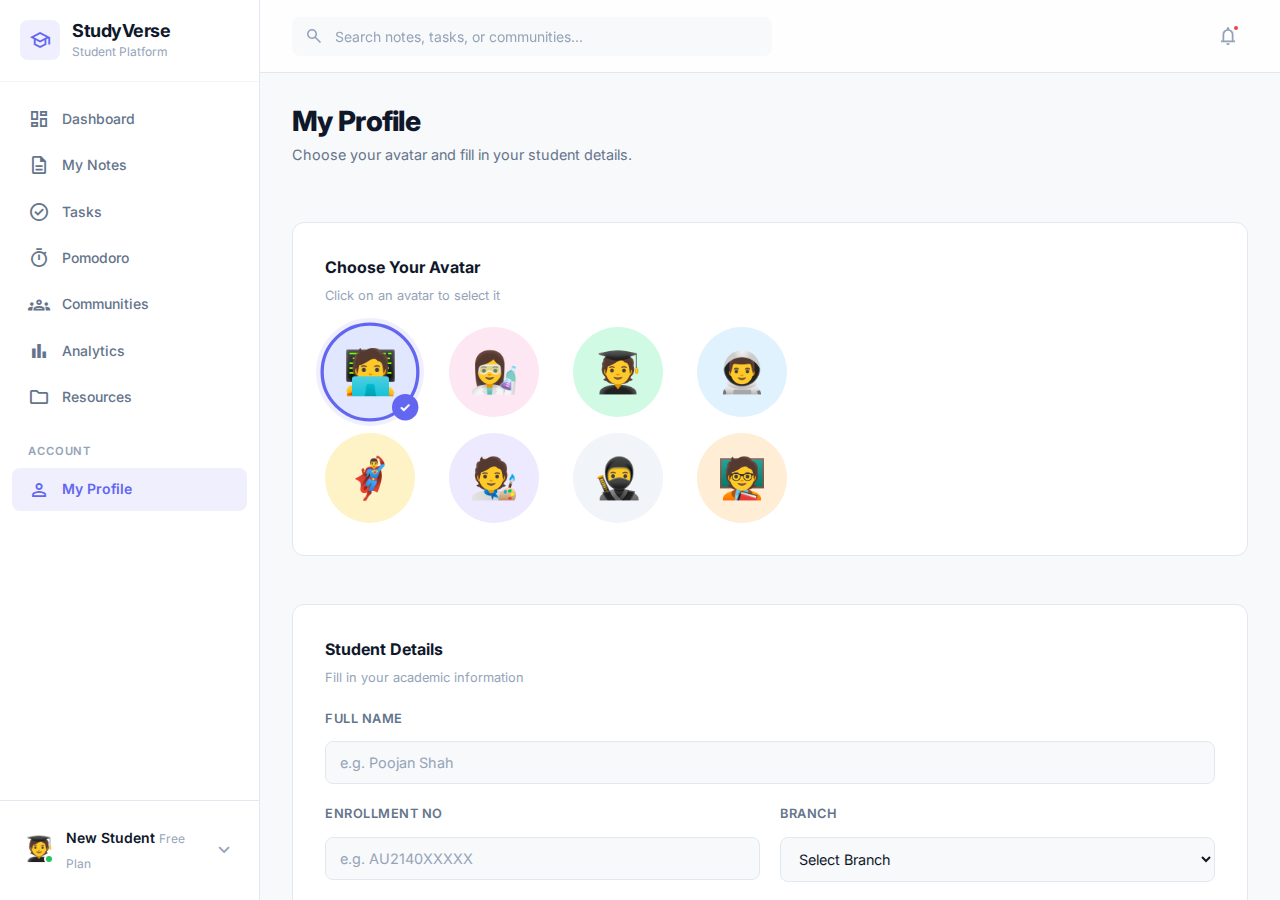
<file: profile.html>
<!DOCTYPE html>
<html lang="en">

<head>
    <meta charset="UTF-8">
    <meta name="viewport" content="width=device-width, initial-scale=1.0">
    <title>My Profile - StudyVerse</title>
    <meta name="description" content="Set up your StudyVerse student profile.">
    <link rel="preconnect" href="https://fonts.googleapis.com">
    <link rel="preconnect" href="https://fonts.gstatic.com" crossorigin>
    <link href="https://fonts.googleapis.com/css2?family=Inter:wght@300;400;500;600;700;800&display=swap"
        rel="stylesheet">
    <link href="https://fonts.googleapis.com/css2?family=Material+Symbols+Outlined:wght,FILL@100..700,0..1&display=swap"
        rel="stylesheet">
    <link rel="stylesheet" href="css/style.css">
    <link rel="stylesheet" href="css/profile.css">
</head>

<body>

    <div class="layout-dashboard">

        <!-- Sidebar (same as dashboard) -->
        <aside class="sidebar">
            <div class="sidebar-header">
                <div class="logo-icon"><span class="material-symbols-outlined">school</span></div>
                <div class="brand-info">
                    <h1>StudyVerse</h1>
                    <p>Student Platform</p>
                </div>
            </div>
            <nav class="sidebar-nav">
                <ul>
                    <li><a href="dashboard.html" class="nav-item"><span
                                class="material-symbols-outlined">dashboard</span> Dashboard</a></li>
                    <li><a href="notes.html" class="nav-item"><span class="material-symbols-outlined">description</span>
                            My Notes</a></li>
                    <li><a href="tasks.html" class="nav-item"><span
                                class="material-symbols-outlined">check_circle</span> Tasks</a></li>
                    <li><a href="pomodoro.html" class="nav-item"><span class="material-symbols-outlined">timer</span>
                            Pomodoro</a></li>
                    <li><a href="communities.html" class="nav-item"><span
                                class="material-symbols-outlined">groups</span> Communities</a></li>
                    <li><a href="analytics.html" class="nav-item"><span
                                class="material-symbols-outlined">bar_chart</span> Analytics</a></li>
                    <li><a href="resources.html" class="nav-item"><span class="material-symbols-outlined">folder</span>
                            Resources</a></li>
                </ul>
                <div class="sidebar-section-title">Account</div>
                <ul>
                    <li><a href="profile.html" class="nav-item active"><span
                                class="material-symbols-outlined">person</span> My Profile</a></li>
                </ul>
            </nav>
            <div class="sidebar-user">
                <a href="profile.html">
                    <div class="user-avatar">
                        <span id="sidebar-avatar" style="font-size: 1.5rem; line-height: 1;">🧑‍🎓</span>
                        <span class="status-dot"></span>
                    </div>
                    <div class="user-info">
                        <span class="name" id="sidebar-name">New Student</span>
                        <span class="plan">Free Plan</span>
                    </div>
                    <span class="material-symbols-outlined" style="color: var(--text-muted);">expand_more</span>
                </a>
            </div>
        </aside>

        <!-- Main Content -->
        <main class="main-content">

            <!-- Top Header -->
            <header class="top-header">
                <div class="search-bar">
                    <span class="material-symbols-outlined">search</span>
                    <input type="text" placeholder="Search notes, tasks, or communities...">
                </div>
                <div class="header-actions">
                    <button class="icon-btn">
                        <span class="material-symbols-outlined">notifications</span>
                        <span class="notif-dot"></span>
                    </button>
                </div>
            </header>

            <!-- Profile Content -->
            <div class="content-scroll">
                <div class="content-grid">

                    <div class="profile-page-header fade-in-up">
                        <h1>My Profile</h1>
                        <p>Choose your avatar and fill in your student details.</p>
                    </div>

                    <!-- Avatar Selection Card -->
                    <div class="profile-card fade-in-up fade-in-up-delay-1">
                        <div class="profile-card-title">Choose Your Avatar</div>
                        <div class="profile-card-subtitle">Click on an avatar to select it</div>
                        <div class="avatar-grid">
                            <div class="avatar-option selected" onclick="selectAvatar(this)" data-avatar="🧑‍💻"
                                style="background: #e0e7ff;">🧑‍💻</div>
                            <div class="avatar-option" onclick="selectAvatar(this)" data-avatar="👩‍🔬"
                                style="background: #fce7f3;">👩‍🔬</div>
                            <div class="avatar-option" onclick="selectAvatar(this)" data-avatar="🧑‍🎓"
                                style="background: #d1fae5;">🧑‍🎓</div>
                            <div class="avatar-option" onclick="selectAvatar(this)" data-avatar="👨‍🚀"
                                style="background: #e0f2fe;">👨‍🚀</div>
                            <div class="avatar-option" onclick="selectAvatar(this)" data-avatar="🦸‍♂️"
                                style="background: #fef3c7;">🦸‍♂️</div>
                            <div class="avatar-option" onclick="selectAvatar(this)" data-avatar="🧑‍🎨"
                                style="background: #ede9fe;">🧑‍🎨</div>
                            <div class="avatar-option" onclick="selectAvatar(this)" data-avatar="🥷"
                                style="background: #f1f5f9;">🥷</div>
                            <div class="avatar-option" onclick="selectAvatar(this)" data-avatar="🧑‍🏫"
                                style="background: #ffedd5;">🧑‍🏫</div>
                        </div>
                    </div>

                    <!-- Student Details Card -->
                    <div class="profile-card fade-in-up fade-in-up-delay-2">
                        <div class="profile-card-title">Student Details</div>
                        <div class="profile-card-subtitle">Fill in your academic information</div>

                        <div class="profile-form-grid">
                            <div class="form-group full-width">
                                <label for="fullName">Full Name</label>
                                <input class="form-input" id="fullName" type="text" placeholder="e.g. Poojan Shah">
                            </div>

                            <div class="form-group">
                                <label for="enrollmentNo">Enrollment No</label>
                                <input class="form-input" id="enrollmentNo" type="text" placeholder="e.g. AU2140XXXXX">
                            </div>

                            <div class="form-group">
                                <label for="branch">Branch</label>
                                <select id="branch" class="form-input">
                                    <option value="" disabled selected>Select Branch</option>
                                    <option value="CSE">Computer Science (CSE)</option>
                                    <option value="ICT">ICT</option>
                                    <option value="ECE">Electronics (ECE)</option>
                                    <option value="ME">Mechanical (ME)</option>
                                    <option value="CE">Civil (CE)</option>
                                    <option value="EE">Electrical (EE)</option>
                                    <option value="CHE">Chemical (CHE)</option>
                                    <option value="MBA">MBA</option>
                                </select>
                            </div>

                            <div class="form-group">
                                <label for="semester">Semester</label>
                                <select id="semester" class="form-input">
                                    <option value="" disabled selected>Select Semester</option>
                                    <option value="1">Semester 1</option>
                                    <option value="2">Semester 2</option>
                                    <option value="3">Semester 3</option>
                                    <option value="4">Semester 4</option>
                                    <option value="5">Semester 5</option>
                                    <option value="6">Semester 6</option>
                                    <option value="7">Semester 7</option>
                                    <option value="8">Semester 8</option>
                                </select>
                            </div>

                            <div class="form-group">
                                <label for="className">Class</label>
                                <select id="className" class="form-input">
                                    <option value="" disabled selected>Select Class</option>
                                    <option value="CSE-A">CSE-A</option>
                                    <option value="CSE-B">CSE-B</option>
                                    <option value="ICT-A">ICT-A</option>
                                    <option value="ICT-B">ICT-B</option>
                                    <option value="ECE">ECE</option>
                                    <option value="ME">ME</option>
                                    <option value="CE">CE</option>
                                </select>
                            </div>

                            <div class="form-group">
                                <label for="batch">Batch</label>
                                <select id="batch" class="form-input">
                                    <option value="" disabled selected>Select Batch</option>
                                    <option value="A1">A1</option>
                                    <option value="A2">A2</option>
                                    <option value="A3">A3</option>
                                    <option value="A4">A4</option>
                                    <option value="B1">B1</option>
                                    <option value="B2">B2</option>
                                    <option value="B3">B3</option>
                                    <option value="B4">B4</option>
                                </select>
                            </div>

                            <div class="form-group">
                                <label for="passoutYear">Passout Year</label>
                                <input class="form-input" id="passoutYear" type="text" placeholder="e.g. 2025">
                            </div>
                        </div>

                        <div class="profile-actions">
                            <button class="btn btn-outline" onclick="resetForm()">Reset</button>
                            <button class="btn btn-primary" onclick="saveProfile()">
                                <span class="material-symbols-outlined" style="font-size:18px">save</span>
                                Save Profile
                            </button>
                        </div>
                    </div>

                    <footer style="text-align: center; padding: 24px 0; font-size: 0.75rem; color: var(--text-muted);">
                        © 2025 StudyVerse. Empowering Students Worldwide.
                    </footer>

                </div>
            </div>
        </main>
    </div>

    <script>
        // Currently selected avatar emoji
        let selectedAvatar = '🧑‍💻';

        // Called when user clicks an avatar
        function selectAvatar(element) {
            // Remove 'selected' class from all avatars
            document.querySelectorAll('.avatar-option').forEach(function (el) {
                el.classList.remove('selected');
            });
            // Add 'selected' to the clicked avatar
            element.classList.add('selected');
            // Store which emoji was picked
            selectedAvatar = element.getAttribute('data-avatar');
        }

        // Called when 'Save Profile' button is clicked
        function saveProfile() {
            var fullName = document.getElementById('fullName').value;
            var enrollmentNo = document.getElementById('enrollmentNo').value;
            var branch = document.getElementById('branch').value;
            var semester = document.getElementById('semester').value;
            var className = document.getElementById('className').value;
            var batch = document.getElementById('batch').value;
            var passoutYear = document.getElementById('passoutYear').value;

            // Check that all fields are filled
            if (!fullName || !enrollmentNo || !branch || !semester || !className || !batch || !passoutYear) {
                alert('Please fill in all fields!');
                return;
            }

            // Save to localStorage
            var profileData = {
                avatar: selectedAvatar,
                fullName: fullName,
                enrollmentNo: enrollmentNo,
                branch: branch,
                semester: semester,
                className: className,
                batch: batch,
                passoutYear: passoutYear
            };
            localStorage.setItem('studyverse_profile', JSON.stringify(profileData));

            // Update sidebar name
            document.getElementById('sidebar-name').textContent = fullName;
            document.getElementById('sidebar-avatar').textContent = selectedAvatar;

            alert('Profile saved successfully! ✅');
        }

        // Called when 'Reset' button is clicked
        function resetForm() {
            document.getElementById('fullName').value = '';
            document.getElementById('enrollmentNo').value = '';
            document.getElementById('branch').selectedIndex = 0;
            document.getElementById('semester').selectedIndex = 0;
            document.getElementById('className').selectedIndex = 0;
            document.getElementById('batch').selectedIndex = 0;
            document.getElementById('passoutYear').value = '';
        }

        // On page load, check if profile data exists in localStorage and fill the form
        window.addEventListener('DOMContentLoaded', function () {
            var saved = localStorage.getItem('studyverse_profile');
            if (saved) {
                var data = JSON.parse(saved);
                document.getElementById('fullName').value = data.fullName || '';
                document.getElementById('enrollmentNo').value = data.enrollmentNo || '';
                document.getElementById('branch').value = data.branch || '';
                document.getElementById('semester').value = data.semester || '';
                document.getElementById('className').value = data.className || '';
                document.getElementById('batch').value = data.batch || '';
                document.getElementById('passoutYear').value = data.passoutYear || '';

                // Select the saved avatar
                selectedAvatar = data.avatar || '🧑‍💻';
                document.querySelectorAll('.avatar-option').forEach(function (el) {
                    el.classList.remove('selected');
                    if (el.getAttribute('data-avatar') === selectedAvatar) {
                        el.classList.add('selected');
                    }
                });

                // Update sidebar
                document.getElementById('sidebar-name').textContent = data.fullName;
                document.getElementById('sidebar-avatar').textContent = selectedAvatar;
            }
        });
    </script>

</body>

</html>
</file>
<file: css/profile.css>
/* ========================================
   PROFILE PAGE STYLES
   Avatar grid, profile form, and layout
   ======================================== */

/* ---------- Page Header ---------- */
.profile-page-header {
    margin-bottom: 32px;
}

.profile-page-header h1 {
    font-size: 1.75rem;
    font-weight: 800;
    margin-bottom: 4px;
}

.profile-page-header p {
    color: var(--text-secondary);
    font-size: 0.9rem;
}

/* ---------- Profile Card ---------- */
.profile-card {
    background: var(--surface);
    border: 1px solid var(--border);
    border-radius: var(--radius-lg);
    padding: 32px;
    margin-bottom: 24px;
}

.profile-card-title {
    font-size: 1rem;
    font-weight: 700;
    margin-bottom: 6px;
}

.profile-card-subtitle {
    font-size: 0.8rem;
    color: var(--text-muted);
    margin-bottom: 20px;
}

/* ---------- Avatar Grid ---------- */
.avatar-grid {
    display: grid;
    grid-template-columns: repeat(4, 1fr);
    gap: 16px;
    max-width: 480px;
}

.avatar-option {
    width: 90px;
    height: 90px;
    border-radius: 50%;
    border: 3px solid transparent;
    cursor: pointer;
    display: flex;
    align-items: center;
    justify-content: center;
    font-size: 2.5rem;
    transition: all 0.25s var(--ease);
    position: relative;
    background: var(--bg);
}

.avatar-option:hover {
    transform: scale(1.1);
    border-color: var(--border);
    box-shadow: var(--shadow-md);
}

.avatar-option.selected {
    border-color: var(--primary);
    box-shadow: 0 0 0 4px var(--primary-light);
    transform: scale(1.1);
}

.avatar-option.selected::after {
    content: '✓';
    position: absolute;
    bottom: -2px;
    right: -2px;
    width: 24px;
    height: 24px;
    background: var(--primary);
    color: #fff;
    border-radius: 50%;
    font-size: 0.75rem;
    display: flex;
    align-items: center;
    justify-content: center;
    font-weight: 700;
}

/* ---------- Form Grid ---------- */
.profile-form-grid {
    display: grid;
    grid-template-columns: 1fr 1fr;
    gap: 20px;
}

.profile-form-grid .form-group {
    display: flex;
    flex-direction: column;
}

.profile-form-grid .full-width {
    grid-column: 1 / -1;
}

.profile-form-grid label {
    font-size: 0.8rem;
    font-weight: 600;
    color: var(--text-secondary);
    margin-bottom: 6px;
    text-transform: uppercase;
    letter-spacing: 0.5px;
}

.profile-form-grid .form-input,
.profile-form-grid select {
    padding: 12px 14px;
    border: 1px solid var(--border);
    border-radius: var(--radius);
    font-size: 0.9rem;
    font-family: 'Inter', sans-serif;
    background: var(--bg);
    color: var(--text);
    transition: border-color 0.2s;
    outline: none;
}

.profile-form-grid .form-input:focus,
.profile-form-grid select:focus {
    border-color: var(--primary);
    box-shadow: 0 0 0 3px var(--primary-light);
}

/* ---------- Save Button ---------- */
.profile-actions {
    display: flex;
    justify-content: flex-end;
    gap: 12px;
    margin-top: 28px;
}

/* ---------- Responsive ---------- */
@media (max-width: 768px) {
    .avatar-grid {
        grid-template-columns: repeat(4, 1fr);
        gap: 12px;
    }

    .avatar-option {
        width: 70px;
        height: 70px;
        font-size: 2rem;
    }

    .profile-form-grid {
        grid-template-columns: 1fr;
    }
}

@media (max-width: 480px) {
    .avatar-grid {
        grid-template-columns: repeat(3, 1fr);
    }
}
</file>
<file: css/style.css>
/* ===========================
   StudyVerse - Global Styles
   Pure HTML/CSS — No Tailwind
   =========================== */

/* ---------- Reset & Base ---------- */
*,
*::before,
*::after {
    margin: 0;
    padding: 0;
    box-sizing: border-box;
}

:root {
    /* Colors */
    --primary: #6366f1;
    --primary-hover: #4f46e5;
    --primary-light: rgba(99, 102, 241, 0.1);
    --primary-glow: rgba(99, 102, 241, 0.25);

    --bg: #f8f9fb;
    --bg-white: #ffffff;
    --surface: #ffffff;
    --surface-hover: #f1f5f9;

    --border: #e2e8f0;
    --border-light: #f1f5f9;

    --text: #0f172a;
    --text-secondary: #64748b;
    --text-muted: #94a3b8;

    --red: #ef4444;
    --red-light: #fef2f2;
    --orange: #f97316;
    --orange-light: #fff7ed;
    --green: #22c55e;
    --green-light: #f0fdf4;
    --cyan: #06b6d4;
    --cyan-light: #ecfeff;
    --pink: #ec4899;
    --pink-light: #fdf2f8;
    --purple: #a855f7;
    --purple-light: #faf5ff;
    --indigo-light: #eef2ff;

    /* Spacing */
    --radius-sm: 6px;
    --radius: 8px;
    --radius-lg: 12px;
    --radius-xl: 16px;
    --radius-full: 9999px;

    /* Shadows */
    --shadow-sm: 0 1px 2px rgba(0, 0, 0, 0.04);
    --shadow: 0 1px 3px rgba(0, 0, 0, 0.06), 0 1px 2px rgba(0, 0, 0, 0.04);
    --shadow-md: 0 4px 6px -1px rgba(0, 0, 0, 0.07), 0 2px 4px -2px rgba(0, 0, 0, 0.05);
    --shadow-lg: 0 10px 15px -3px rgba(0, 0, 0, 0.08), 0 4px 6px -4px rgba(0, 0, 0, 0.04);

    /* Transitions */
    --ease: cubic-bezier(0.4, 0, 0.2, 1);
}

html {
    scroll-behavior: smooth;
}

body {
    font-family: 'Inter', -apple-system, BlinkMacSystemFont, 'Segoe UI', sans-serif;
    background: var(--bg);
    color: var(--text);
    line-height: 1.6;
    -webkit-font-smoothing: antialiased;
    -moz-osx-font-smoothing: grayscale;
}

a {
    text-decoration: none;
    color: inherit;
}

ul,
ol {
    list-style: none;
}

img {
    max-width: 100%;
    display: block;
}

button,
input,
select,
textarea {
    font-family: inherit;
    font-size: inherit;
    border: none;
    outline: none;
    background: none;
}

button {
    cursor: pointer;
}

/* ---------- Utility Classes ---------- */
.container {
    max-width: 1200px;
    margin: 0 auto;
    padding: 0 24px;
}

.flex {
    display: flex;
}

.flex-col {
    flex-direction: column;
}

.items-center {
    align-items: center;
}

.justify-between {
    justify-content: space-between;
}

.justify-center {
    justify-content: center;
}

.gap-4 {
    gap: 16px;
}

.gap-6 {
    gap: 24px;
}

.gap-8 {
    gap: 32px;
}

.text-center {
    text-align: center;
}

.truncate {
    overflow: hidden;
    text-overflow: ellipsis;
    white-space: nowrap;
}

/* ---------- Typography ---------- */
h1,
h2,
h3,
h4,
h5,
h6 {
    font-weight: 700;
    line-height: 1.2;
    color: var(--text);
}

h1 {
    font-size: 2.5rem;
    letter-spacing: -0.025em;
}

h2 {
    font-size: 1.875rem;
    letter-spacing: -0.02em;
}

h3 {
    font-size: 1.25rem;
}

h4 {
    font-size: 1rem;
}

.subtitle {
    color: var(--text-secondary);
    font-size: 1.125rem;
    line-height: 1.7;
}

.text-sm {
    font-size: 0.875rem;
}

.text-xs {
    font-size: 0.75rem;
}

/* ---------- Buttons ---------- */
.btn {
    display: inline-flex;
    align-items: center;
    justify-content: center;
    gap: 8px;
    padding: 10px 24px;
    border-radius: var(--radius-lg);
    font-weight: 600;
    font-size: 0.875rem;
    transition: all 0.25s var(--ease);
    white-space: nowrap;
}

.btn-primary {
    background: var(--primary);
    color: #fff;
    box-shadow: 0 4px 14px var(--primary-glow);
}

.btn-primary:hover {
    background: var(--primary-hover);
    transform: translateY(-2px);
    box-shadow: 0 6px 20px var(--primary-glow);
}

.btn-primary:active {
    transform: translateY(0);
}

.btn-outline {
    background: transparent;
    color: var(--text);
    border: 1px solid var(--border);
}

.btn-outline:hover {
    background: var(--surface-hover);
    border-color: var(--text-muted);
}

.btn-ghost {
    background: transparent;
    color: var(--text-secondary);
}

.btn-ghost:hover {
    background: var(--surface-hover);
    color: var(--text);
}

.btn-lg {
    padding: 14px 32px;
    font-size: 1rem;
    border-radius: var(--radius-xl);
}

/* ---------- Cards ---------- */
.card {
    background: var(--surface);
    border: 1px solid var(--border);
    border-radius: var(--radius-lg);
    padding: 24px;
    transition: all 0.3s var(--ease);
}

.card:hover {
    box-shadow: var(--shadow-md);
    transform: translateY(-2px);
}

/* ---------- Forms ---------- */
.form-group {
    display: flex;
    flex-direction: column;
    gap: 6px;
}

.form-group label {
    font-size: 0.875rem;
    font-weight: 500;
    color: var(--text-secondary);
}

.form-input {
    width: 100%;
    padding: 12px 16px;
    border: 1px solid var(--border);
    border-radius: var(--radius);
    background: var(--bg-white);
    color: var(--text);
    font-size: 0.875rem;
    transition: all 0.2s var(--ease);
}

.form-input::placeholder {
    color: var(--text-muted);
}

.form-input:focus {
    border-color: var(--primary);
    box-shadow: 0 0 0 3px var(--primary-light);
}

/* ---------- Badge ---------- */
.badge {
    display: inline-flex;
    align-items: center;
    padding: 4px 10px;
    border-radius: var(--radius-full);
    font-size: 0.75rem;
    font-weight: 600;
}

.badge-red {
    background: var(--red-light);
    color: var(--red);
}

.badge-orange {
    background: var(--orange-light);
    color: var(--orange);
}

.badge-green {
    background: var(--green-light);
    color: var(--green);
}

/* ---------- Avatar ---------- */
.avatar {
    width: 40px;
    height: 40px;
    border-radius: 50%;
    object-fit: cover;
    border: 2px solid var(--bg);
}

.avatar-sm {
    width: 32px;
    height: 32px;
}

.avatar-stack {
    display: flex;
}

.avatar-stack .avatar {
    margin-left: -10px;
}

.avatar-stack .avatar:first-child {
    margin-left: 0;
}

/* ---------- Material Icons ---------- */
.material-symbols-outlined {
    font-size: 22px;
    vertical-align: middle;
}

/* ========================
   NAVBAR
   ======================== */
.navbar {
    position: sticky;
    top: 0;
    z-index: 100;
    display: flex;
    align-items: center;
    justify-content: space-between;
    padding: 16px 24px;
    background: rgba(255, 255, 255, 0.85);
    backdrop-filter: blur(12px);
    -webkit-backdrop-filter: blur(12px);
    border-bottom: 1px solid var(--border);
}

.navbar-brand {
    display: flex;
    align-items: center;
    gap: 10px;
}

.navbar-brand .logo-icon {
    width: 36px;
    height: 36px;
    background: var(--primary-light);
    color: var(--primary);
    display: flex;
    align-items: center;
    justify-content: center;
    border-radius: var(--radius);
}

.navbar-brand h2 {
    font-size: 1.25rem;
    font-weight: 700;
}

.navbar-links {
    display: flex;
    align-items: center;
    gap: 32px;
}

.navbar-links a {
    font-size: 0.875rem;
    font-weight: 500;
    color: var(--text-secondary);
    transition: color 0.2s var(--ease);
}

.navbar-links a:hover {
    color: var(--primary);
}

.navbar-actions {
    display: flex;
    align-items: center;
    gap: 12px;
}

.navbar-menu-btn {
    display: none;
    color: var(--text);
}

/* ========================
   SIDEBAR (Dashboard pages)
   ======================== */
.layout-dashboard {
    display: flex;
    height: 100vh;
    overflow: hidden;
}

.sidebar {
    width: 260px;
    background: var(--bg-white);
    border-right: 1px solid var(--border);
    display: flex;
    flex-direction: column;
    flex-shrink: 0;
}

.sidebar-header {
    display: flex;
    align-items: center;
    gap: 12px;
    padding: 20px 20px;
    border-bottom: 1px solid var(--border-light);
}

.sidebar-header .logo-icon {
    width: 40px;
    height: 40px;
    background: var(--primary-light);
    color: var(--primary);
    display: flex;
    align-items: center;
    justify-content: center;
    border-radius: var(--radius);
    flex-shrink: 0;
}

.sidebar-header .brand-info h1 {
    font-size: 1.125rem;
    font-weight: 700;
}

.sidebar-header .brand-info p {
    font-size: 0.75rem;
    color: var(--text-muted);
}

.sidebar-nav {
    flex: 1;
    overflow-y: auto;
    padding: 16px 12px;
}

.sidebar-nav ul {
    display: flex;
    flex-direction: column;
    gap: 4px;
}

.nav-item {
    display: flex;
    align-items: center;
    gap: 12px;
    padding: 10px 16px;
    border-radius: var(--radius);
    font-size: 0.875rem;
    font-weight: 500;
    color: var(--text-secondary);
    transition: all 0.2s var(--ease);
    position: relative;
}

.nav-item:hover {
    background: var(--surface-hover);
    color: var(--text);
}

.nav-item.active {
    background: var(--primary-light);
    color: var(--primary);
    font-weight: 600;
}

.nav-item .nav-badge {
    margin-left: auto;
    width: 22px;
    height: 22px;
    border-radius: 50%;
    background: var(--primary-light);
    color: var(--primary);
    font-size: 0.7rem;
    font-weight: 700;
    display: flex;
    align-items: center;
    justify-content: center;
}

.sidebar-section-title {
    font-size: 0.7rem;
    font-weight: 600;
    text-transform: uppercase;
    letter-spacing: 0.08em;
    color: var(--text-muted);
    padding: 24px 16px 8px;
}

.sidebar-fav-item {
    display: flex;
    align-items: center;
    gap: 10px;
    padding: 8px 16px;
    font-size: 0.875rem;
    color: var(--text-muted);
    transition: color 0.2s var(--ease);
}

.sidebar-fav-item:hover {
    color: var(--text);
}

.sidebar-fav-item .dot {
    width: 8px;
    height: 8px;
    border-radius: 50%;
    flex-shrink: 0;
}

.sidebar-user {
    border-top: 1px solid var(--border);
    padding: 16px;
}

.sidebar-user a {
    display: flex;
    align-items: center;
    gap: 12px;
    padding: 8px;
    border-radius: var(--radius);
    transition: background 0.2s var(--ease);
}

.sidebar-user a:hover {
    background: var(--surface-hover);
}

.sidebar-user .user-avatar {
    position: relative;
}

.sidebar-user .user-avatar img {
    width: 40px;
    height: 40px;
    border-radius: 50%;
    object-fit: cover;
}

.sidebar-user .user-avatar .status-dot {
    position: absolute;
    bottom: 0;
    right: 0;
    width: 10px;
    height: 10px;
    border-radius: 50%;
    background: var(--green);
    border: 2px solid var(--bg-white);
}

.sidebar-user .user-info {
    flex: 1;
    min-width: 0;
}

.sidebar-user .user-info .name {
    font-size: 0.875rem;
    font-weight: 600;
    color: var(--text);
}

.sidebar-user .user-info .plan {
    font-size: 0.75rem;
    color: var(--text-muted);
}

/* ========================
   MAIN CONTENT AREA
   ======================== */
.main-content {
    flex: 1;
    display: flex;
    flex-direction: column;
    overflow: hidden;
    background: var(--bg);
}

.top-header {
    display: flex;
    align-items: center;
    justify-content: space-between;
    gap: 16px;
    padding: 16px 32px;
    background: rgba(255, 255, 255, 0.8);
    backdrop-filter: blur(12px);
    border-bottom: 1px solid var(--border);
    flex-shrink: 0;
}

.search-bar {
    position: relative;
    flex: 1;
    max-width: 480px;
}

.search-bar .material-symbols-outlined {
    position: absolute;
    left: 12px;
    top: 50%;
    transform: translateY(-50%);
    color: var(--text-muted);
    font-size: 20px;
    transition: color 0.2s var(--ease);
}

.search-bar input {
    width: 100%;
    padding: 10px 16px 10px 42px;
    background: var(--bg);
    border: 1px solid transparent;
    border-radius: var(--radius);
    font-size: 0.875rem;
    color: var(--text);
    transition: all 0.2s var(--ease);
}

.search-bar input::placeholder {
    color: var(--text-muted);
}

.search-bar input:focus {
    background: var(--bg-white);
    border-color: var(--primary);
    box-shadow: 0 0 0 3px var(--primary-light);
}

.search-bar input:focus+.material-symbols-outlined,
.search-bar input:focus~.material-symbols-outlined {
    color: var(--primary);
}

.header-actions {
    display: flex;
    align-items: center;
    gap: 8px;
}

.icon-btn {
    width: 40px;
    height: 40px;
    display: flex;
    align-items: center;
    justify-content: center;
    border-radius: var(--radius);
    color: var(--text-muted);
    transition: all 0.2s var(--ease);
    position: relative;
}

.icon-btn:hover {
    background: var(--surface-hover);
    color: var(--text);
}

.icon-btn .notif-dot {
    position: absolute;
    top: 8px;
    right: 8px;
    width: 8px;
    height: 8px;
    border-radius: 50%;
    background: var(--red);
    border: 2px solid var(--bg-white);
}

.content-scroll {
    flex: 1;
    overflow-y: auto;
    padding: 32px;
}

.content-grid {
    max-width: 1200px;
    margin: 0 auto;
    display: flex;
    flex-direction: column;
    gap: 24px;
}

/* ========================
   HERO SECTION (Landing)
   ======================== */
.hero {
    display: flex;
    align-items: center;
    gap: 48px;
    padding: 80px 0;
}

.hero-content {
    flex: 1;
}

.hero-content h1 {
    font-size: 3.25rem;
    font-weight: 800;
    line-height: 1.1;
    margin-bottom: 20px;
    letter-spacing: -0.03em;
}

.hero-content h1 .accent {
    color: var(--primary);
}

.hero-content .subtitle {
    margin-bottom: 32px;
    max-width: 520px;
}

.hero-buttons {
    display: flex;
    gap: 12px;
    margin-bottom: 24px;
}

.hero-social-proof {
    display: flex;
    align-items: center;
    gap: 12px;
}

.hero-social-proof p {
    font-size: 0.875rem;
    color: var(--text-muted);
}

.hero-image {
    flex: 1;
    max-width: 500px;
}

.hero-image-card {
    border-radius: var(--radius-xl);
    overflow: hidden;
    border: 1px solid var(--border);
    box-shadow: var(--shadow-lg);
    position: relative;
    aspect-ratio: 4 / 3;
    background: var(--bg);
}

.hero-image-card img {
    width: 100%;
    height: 100%;
    object-fit: cover;
    transition: transform 0.7s var(--ease);
}

.hero-image-card:hover img {
    transform: scale(1.05);
}

.hero-float-card {
    position: absolute;
    bottom: 16px;
    left: 16px;
    right: 16px;
    background: rgba(255, 255, 255, 0.95);
    backdrop-filter: blur(8px);
    border-radius: var(--radius);
    padding: 14px 16px;
    display: flex;
    align-items: center;
    justify-content: space-between;
    box-shadow: var(--shadow);
    z-index: 2;
}

.hero-float-card .float-left {
    display: flex;
    align-items: center;
    gap: 12px;
}

.hero-float-card .float-icon {
    width: 36px;
    height: 36px;
    background: var(--primary-light);
    color: var(--primary);
    display: flex;
    align-items: center;
    justify-content: center;
    border-radius: var(--radius-sm);
}

.hero-float-card .float-label {
    font-weight: 600;
    font-size: 0.875rem;
}

.hero-float-card .float-sub {
    font-size: 0.75rem;
    color: var(--text-muted);
}

.hero-float-card .progress-bar {
    width: 64px;
    height: 6px;
    background: var(--border);
    border-radius: 3px;
    overflow: hidden;
}

.hero-float-card .progress-bar .fill {
    height: 100%;
    width: 66%;
    background: var(--primary);
    border-radius: 3px;
}

/* ---------- Live Stats ---------- */
.live-stats {
    background: var(--bg-white);
    border-top: 1px solid var(--border);
    border-bottom: 1px solid var(--border);
    padding: 14px 0;
}

.live-stats-inner {
    display: flex;
    align-items: center;
    justify-content: center;
    gap: 32px;
    flex-wrap: wrap;
}

.live-stat {
    display: flex;
    align-items: center;
    gap: 8px;
    font-size: 0.875rem;
    color: var(--text-secondary);
}

.live-stat strong {
    color: var(--text);
}

.live-dot-wrapper {
    position: relative;
    width: 10px;
    height: 10px;
}

.live-dot {
    width: 10px;
    height: 10px;
    border-radius: 50%;
    background: var(--green);
}

.live-dot-ping {
    position: absolute;
    inset: 0;
    border-radius: 50%;
    background: var(--green);
    animation: ping 1.5s cubic-bezier(0, 0, 0.2, 1) infinite;
}

@keyframes ping {

    75%,
    100% {
        transform: scale(2);
        opacity: 0;
    }
}

.stat-dot {
    width: 4px;
    height: 4px;
    border-radius: 50%;
    background: var(--border);
}

/* ---------- Features Section ---------- */
.features-section {
    padding: 80px 0;
}

.section-header {
    margin-bottom: 48px;
}

.section-header h2 {
    font-size: 2rem;
    font-weight: 800;
    margin-bottom: 12px;
}

.section-header p {
    color: var(--text-secondary);
    font-size: 1.1rem;
    max-width: 600px;
}

.features-grid {
    display: grid;
    grid-template-columns: repeat(3, 1fr);
    gap: 24px;
}

.feature-card {
    display: flex;
    flex-direction: column;
    gap: 16px;
}

.feature-card .feature-icon {
    width: 48px;
    height: 48px;
    border-radius: var(--radius);
    display: flex;
    align-items: center;
    justify-content: center;
    font-size: 26px;
    transition: all 0.3s var(--ease);
}

.feature-card:hover .feature-icon {
    color: #fff !important;
}

.feature-card:hover .icon-indigo {
    background: var(--primary) !important;
}

.feature-card:hover .icon-purple {
    background: var(--purple) !important;
}

.feature-card:hover .icon-pink {
    background: var(--pink) !important;
}

.icon-indigo {
    background: var(--indigo-light);
    color: var(--primary);
}

.icon-purple {
    background: var(--purple-light);
    color: var(--purple);
}

.icon-pink {
    background: var(--pink-light);
    color: var(--pink);
}

.feature-card h3 {
    font-size: 1.125rem;
    font-weight: 700;
}

.feature-card p {
    font-size: 0.875rem;
    color: var(--text-secondary);
    line-height: 1.6;
}

/* ---------- Gallery Section ---------- */
.gallery-section {
    padding: 60px 0;
}

.gallery-grid {
    display: grid;
    grid-template-columns: 2fr 1fr 1fr;
    grid-auto-rows: 200px;
    gap: 16px;
}

.gallery-item {
    border-radius: var(--radius-lg);
    overflow: hidden;
    position: relative;
    background-size: cover;
    background-position: center;
    background-repeat: no-repeat;
}

.gallery-item-large {
    grid-row: span 2;
}

.gallery-item .overlay {
    position: absolute;
    inset: 0;
    background: rgba(0, 0, 0, 0.35);
    opacity: 0;
    display: flex;
    align-items: center;
    justify-content: center;
    transition: opacity 0.3s var(--ease);
}

.gallery-item:hover .overlay {
    opacity: 1;
}

.gallery-item .overlay span {
    color: #fff;
    font-weight: 700;
    font-size: 1.1rem;
}

.gallery-item .gallery-label {
    position: absolute;
    bottom: 10px;
    left: 10px;
    background: rgba(0, 0, 0, 0.5);
    backdrop-filter: blur(4px);
    color: #fff;
    font-size: 0.75rem;
    padding: 4px 10px;
    border-radius: var(--radius-sm);
}

.gallery-item .gallery-label-accent {
    background: var(--primary);
    font-weight: 700;
}

/* ========================
   FOOTER
   ======================== */
.footer {
    border-top: 1px solid var(--border);
    padding: 60px 0 0;
    background: var(--bg-white);
}

.footer-grid {
    display: flex;
    justify-content: space-between;
    gap: 48px;
    flex-wrap: wrap;
}

.footer-brand {
    max-width: 300px;
}

.footer-brand .brand-row {
    display: flex;
    align-items: center;
    gap: 8px;
    margin-bottom: 12px;
}

.footer-brand .brand-row .logo-icon {
    width: 28px;
    height: 28px;
    background: var(--primary-light);
    color: var(--primary);
    display: flex;
    align-items: center;
    justify-content: center;
    border-radius: 6px;
}

.footer-brand .brand-row span {
    font-size: 1.1rem;
    font-weight: 700;
}

.footer-brand p {
    font-size: 0.875rem;
    color: var(--text-secondary);
    line-height: 1.7;
}

.footer-links {
    display: flex;
    gap: 56px;
}

.footer-col h4 {
    font-weight: 700;
    margin-bottom: 12px;
    font-size: 0.875rem;
}

.footer-col a {
    display: block;
    font-size: 0.875rem;
    color: var(--text-secondary);
    padding: 4px 0;
    transition: color 0.2s var(--ease);
}

.footer-col a:hover {
    color: var(--primary);
}

.footer-bottom {
    margin-top: 48px;
    padding: 24px 0;
    border-top: 1px solid var(--border);
    text-align: center;
    font-size: 0.8rem;
    color: var(--text-muted);
}

/* ========================
   SIGNUP PAGE
   ======================== */
.signup-layout {
    display: flex;
    min-height: 100vh;
}

.signup-visual {
    width: 42%;
    background: linear-gradient(135deg, #eef2ff 0%, #e0e7ff 100%);
    display: flex;
    align-items: center;
    justify-content: center;
    padding: 48px;
    position: relative;
    overflow: hidden;
}

.signup-visual-content {
    text-align: center;
    max-width: 380px;
    position: relative;
    z-index: 1;
}

.signup-visual-content .visual-img {
    width: 100%;
    aspect-ratio: 1;
    border-radius: var(--radius-xl);
    overflow: hidden;
    margin-bottom: 32px;
    border: 1px solid rgba(99, 102, 241, 0.15);
    box-shadow: var(--shadow-lg);
}

.signup-visual-content .visual-img img {
    width: 100%;
    height: 100%;
    object-fit: cover;
}

.signup-visual-content h2 {
    font-size: 1.75rem;
    margin-bottom: 12px;
}

.signup-visual-content p {
    color: var(--text-secondary);
    font-size: 1rem;
}

.signup-form-side {
    flex: 1;
    display: flex;
    flex-direction: column;
    background: var(--bg-white);
}

.signup-form-header {
    display: flex;
    align-items: center;
    justify-content: space-between;
    padding: 24px 48px;
}

.signup-form-header .login-link {
    font-size: 0.875rem;
}

.signup-form-header .login-link span {
    color: var(--text-muted);
}

.signup-form-header .login-link a {
    color: var(--primary);
    font-weight: 500;
    margin-left: 6px;
}

.signup-form-header .login-link a:hover {
    text-decoration: underline;
}

.signup-form-container {
    flex: 1;
    display: flex;
    flex-direction: column;
    justify-content: center;
    padding: 0 48px;
    max-width: 560px;
    margin: 0 auto;
    width: 100%;
}

.signup-form-container h1 {
    font-size: 2rem;
    margin-bottom: 8px;
}

.signup-form-container .lead {
    color: var(--text-secondary);
    margin-bottom: 32px;
}

.google-btn {
    width: 100%;
    display: flex;
    align-items: center;
    justify-content: center;
    gap: 12px;
    padding: 12px;
    border: 1px solid var(--border);
    border-radius: var(--radius);
    font-weight: 600;
    font-size: 0.875rem;
    color: var(--text);
    transition: all 0.2s var(--ease);
}

.google-btn:hover {
    background: var(--surface-hover);
    border-color: var(--text-muted);
}

.google-btn img {
    width: 20px;
    height: 20px;
}

.divider {
    display: flex;
    align-items: center;
    gap: 16px;
    margin: 28px 0;
}

.divider::before,
.divider::after {
    content: '';
    flex: 1;
    height: 1px;
    background: var(--border);
}

.divider span {
    font-size: 0.8rem;
    color: var(--text-muted);
    white-space: nowrap;
}

.form-row {
    display: grid;
    grid-template-columns: 1fr 1fr;
    gap: 16px;
}

.form-stack {
    display: flex;
    flex-direction: column;
    gap: 16px;
}

.input-icon-wrapper {
    position: relative;
}

.input-icon-wrapper .form-input {
    padding-right: 42px;
}

.input-icon-wrapper .input-icon {
    position: absolute;
    right: 12px;
    top: 50%;
    transform: translateY(-50%);
    color: var(--text-muted);
    font-size: 20px;
}

.input-icon-wrapper .input-icon-btn {
    position: absolute;
    right: 8px;
    top: 50%;
    transform: translateY(-50%);
    color: var(--text-muted);
    padding: 4px;
    border-radius: 4px;
    transition: color 0.2s;
    cursor: pointer;
    background: none;
    border: none;
}

.input-icon-wrapper .input-icon-btn:hover {
    color: var(--text-secondary);
}

.signup-footer {
    padding: 24px 48px;
    font-size: 0.75rem;
    color: var(--text-muted);
}

.signup-footer a {
    color: var(--primary);
}

.signup-footer a:hover {
    text-decoration: underline;
}

.terms-text {
    font-size: 0.75rem;
    color: var(--text-muted);
    text-align: center;
    margin-top: 16px;
}

.terms-text a {
    color: var(--primary);
}

/* ========================
   DASHBOARD SPECIFIC
   ======================== */
.welcome-section {
    display: grid;
    grid-template-columns: 2fr 1fr;
    gap: 24px;
    align-items: center;
}

.welcome-text h1 {
    font-size: 1.75rem;
    margin-bottom: 8px;
}

.welcome-text p {
    color: var(--text-secondary);
}

.streak-card {
    background: var(--bg-white);
    border: 1px solid var(--border);
    border-radius: var(--radius-lg);
    padding: 20px;
    display: flex;
    align-items: center;
    justify-content: space-between;
}

.streak-info .streak-label {
    font-size: 0.875rem;
    color: var(--text-secondary);
}

.streak-info .streak-value {
    display: flex;
    align-items: center;
    gap: 8px;
    font-size: 1.5rem;
    font-weight: 700;
}

.streak-info .fire-icon {
    color: var(--orange);
    animation: pulse-glow 2s ease-in-out infinite;
}

@keyframes pulse-glow {

    0%,
    100% {
        opacity: 1;
    }

    50% {
        opacity: 0.5;
    }
}

.streak-ring {
    width: 56px;
    height: 56px;
    border-radius: 50%;
    border: 4px solid var(--border);
    border-top-color: var(--primary);
    display: flex;
    align-items: center;
    justify-content: center;
    font-size: 0.75rem;
    font-weight: 700;
}

/* ---------- Stats Cards ---------- */
.stats-grid {
    display: grid;
    grid-template-columns: repeat(3, 1fr);
    gap: 16px;
}

.stat-card {
    background: var(--bg-white);
    border: 1px solid var(--border);
    border-radius: var(--radius-lg);
    padding: 20px;
    position: relative;
    overflow: hidden;
    transition: all 0.3s var(--ease);
}

.stat-card:hover {
    box-shadow: var(--shadow-md);
}

.stat-card .stat-header {
    display: flex;
    align-items: flex-start;
    justify-content: space-between;
    margin-bottom: 16px;
}

.stat-card .stat-icon {
    width: 40px;
    height: 40px;
    border-radius: var(--radius);
    display: flex;
    align-items: center;
    justify-content: center;
}

.stat-card .stat-trend {
    display: flex;
    align-items: center;
    gap: 4px;
    font-size: 0.75rem;
    font-weight: 500;
    color: var(--green);
}

.stat-card h3 {
    font-size: 1.5rem;
    font-weight: 700;
    margin-bottom: 4px;
}

.stat-card p {
    font-size: 0.875rem;
    color: var(--text-secondary);
}

/* ---------- Tasks & Communities Split ---------- */
.main-grid {
    display: grid;
    grid-template-columns: 2fr 1fr;
    gap: 24px;
}

.tasks-card {
    background: var(--bg-white);
    border: 1px solid var(--border);
    border-radius: var(--radius-lg);
    padding: 24px;
}

.tasks-card .card-header {
    display: flex;
    align-items: center;
    justify-content: space-between;
    margin-bottom: 20px;
}

.tasks-card .card-header a {
    font-size: 0.875rem;
    font-weight: 500;
    color: var(--primary);
}

.tasks-card .card-header a:hover {
    color: var(--primary-hover);
}

.task-list {
    display: flex;
    flex-direction: column;
    gap: 12px;
}

.task-item {
    display: flex;
    align-items: center;
    gap: 14px;
    padding: 12px;
    border: 1px solid var(--border-light);
    background: var(--bg);
    border-radius: var(--radius);
    transition: all 0.2s var(--ease);
}

.task-item:hover {
    border-color: var(--border);
}

.task-checkbox {
    width: 20px;
    height: 20px;
    border: 2px solid var(--text-muted);
    border-radius: 4px;
    flex-shrink: 0;
    cursor: pointer;
    transition: all 0.2s var(--ease);
}

.task-checkbox:hover {
    border-color: var(--primary);
}

.task-info {
    flex: 1;
    min-width: 0;
}

.task-info .task-name {
    font-size: 0.875rem;
    font-weight: 500;
    display: block;
}

.task-info .task-meta {
    font-size: 0.75rem;
    color: var(--text-muted);
}

/* ---------- Community Cards ---------- */
.communities-col {
    display: flex;
    flex-direction: column;
    gap: 16px;
}

.communities-col .col-header {
    display: flex;
    align-items: center;
    justify-content: space-between;
}

.communities-col .col-header h3 {
    font-weight: 700;
}

.community-card {
    background: var(--bg-white);
    border: 1px solid var(--border);
    border-radius: var(--radius-lg);
    overflow: hidden;
    transition: all 0.3s var(--ease);
    cursor: pointer;
}

.community-card:hover {
    transform: translateY(-4px);
    box-shadow: var(--shadow-md);
}

.community-card .cover {
    height: 96px;
    background-size: cover;
    background-position: center;
    position: relative;
}

.community-card .cover::after {
    content: '';
    position: absolute;
    inset: 0;
    background: linear-gradient(to top, rgba(0, 0, 0, 0.4), transparent);
}

.community-card .card-icon {
    width: 44px;
    height: 44px;
    border-radius: var(--radius);
    display: flex;
    align-items: center;
    justify-content: center;
    color: #fff;
    margin: -22px 0 0 16px;
    position: relative;
    z-index: 1;
    box-shadow: var(--shadow);
    border: 3px solid var(--bg-white);
}

.community-card .card-body {
    padding: 8px 16px 16px;
}

.community-card .card-body h4 {
    font-weight: 700;
    margin-bottom: 2px;
}

.community-card .card-body .members {
    font-size: 0.75rem;
    color: var(--text-muted);
}

.community-card .card-footer {
    display: flex;
    align-items: center;
    justify-content: space-between;
    margin-top: 12px;
}

.community-card .card-footer .action-text {
    font-size: 0.75rem;
    font-weight: 500;
    color: var(--primary);
}

/* ========================
   ANALYTICS PAGE
   ======================== */
.analytics-header {
    display: flex;
    align-items: center;
    justify-content: space-between;
    margin-bottom: 24px;
}

.chart-card {
    background: var(--bg-white);
    border: 1px solid var(--border);
    border-radius: var(--radius-lg);
    padding: 24px;
}

.chart-placeholder {
    width: 100%;
    height: 240px;
    background: var(--bg);
    border-radius: var(--radius);
    display: flex;
    align-items: center;
    justify-content: center;
    color: var(--text-muted);
    font-size: 0.875rem;
    border: 1px dashed var(--border);
}

.analytics-grid {
    display: grid;
    grid-template-columns: 2fr 1fr;
    gap: 24px;
}

/* ========================
   TASK MANAGER PAGE
   ======================== */
.task-filters {
    display: flex;
    align-items: center;
    gap: 8px;
    margin-bottom: 24px;
}

.filter-btn {
    padding: 8px 16px;
    border-radius: var(--radius-full);
    font-size: 0.8rem;
    font-weight: 500;
    border: 1px solid var(--border);
    color: var(--text-secondary);
    transition: all 0.2s var(--ease);
}

.filter-btn:hover {
    border-color: var(--primary);
    color: var(--primary);
}

.filter-btn.active {
    background: var(--primary);
    color: #fff;
    border-color: var(--primary);
}

.task-board {
    display: grid;
    grid-template-columns: repeat(3, 1fr);
    gap: 20px;
}

.task-column {
    display: flex;
    flex-direction: column;
    gap: 12px;
}

.task-column-header {
    display: flex;
    align-items: center;
    justify-content: space-between;
    padding: 8px 0;
}

.task-column-header h4 {
    font-weight: 600;
    font-size: 0.875rem;
    display: flex;
    align-items: center;
    gap: 8px;
}

.task-column-header .count {
    background: var(--bg);
    border: 1px solid var(--border);
    width: 24px;
    height: 24px;
    border-radius: 50%;
    display: flex;
    align-items: center;
    justify-content: center;
    font-size: 0.7rem;
    font-weight: 600;
    color: var(--text-secondary);
}

.task-board-card {
    background: var(--bg-white);
    border: 1px solid var(--border);
    border-radius: var(--radius);
    padding: 16px;
    transition: all 0.2s var(--ease);
    cursor: pointer;
}

.task-board-card:hover {
    box-shadow: var(--shadow-md);
    transform: translateY(-2px);
}

.task-board-card .task-title {
    font-weight: 600;
    font-size: 0.875rem;
    margin-bottom: 8px;
}

.task-board-card .task-desc {
    font-size: 0.8rem;
    color: var(--text-secondary);
    margin-bottom: 12px;
    line-height: 1.5;
}

.task-board-card .task-card-footer {
    display: flex;
    align-items: center;
    justify-content: space-between;
}

.task-board-card .task-due {
    font-size: 0.75rem;
    color: var(--text-muted);
    display: flex;
    align-items: center;
    gap: 4px;
}

/* ========================
   NOTES PAGE
   ======================== */
.notes-header {
    display: flex;
    align-items: center;
    justify-content: space-between;
    margin-bottom: 24px;
}

.notes-grid {
    display: grid;
    grid-template-columns: repeat(3, 1fr);
    gap: 20px;
}

.note-card {
    background: var(--bg-white);
    border: 1px solid var(--border);
    border-radius: var(--radius-lg);
    padding: 20px;
    transition: all 0.3s var(--ease);
    cursor: pointer;
}

.note-card:hover {
    box-shadow: var(--shadow-md);
    transform: translateY(-4px);
}

.note-card .note-tag {
    display: inline-block;
    padding: 4px 10px;
    border-radius: var(--radius-full);
    font-size: 0.7rem;
    font-weight: 600;
    margin-bottom: 12px;
}

.note-card h4 {
    font-weight: 700;
    margin-bottom: 8px;
}

.note-card p {
    font-size: 0.8rem;
    color: var(--text-secondary);
    line-height: 1.6;
    margin-bottom: 16px;
}

.note-card .note-footer {
    display: flex;
    align-items: center;
    justify-content: space-between;
    font-size: 0.75rem;
    color: var(--text-muted);
}

/* ========================
   COMMUNITIES PAGE
   ======================== */
.communities-grid {
    display: grid;
    grid-template-columns: repeat(3, 1fr);
    gap: 20px;
}

.community-explore-card {
    background: var(--bg-white);
    border: 1px solid var(--border);
    border-radius: var(--radius-lg);
    overflow: hidden;
    transition: all 0.3s var(--ease);
}

.community-explore-card:hover {
    box-shadow: var(--shadow-md);
    transform: translateY(-4px);
}

.community-explore-card .card-cover {
    height: 140px;
    background-size: cover;
    background-position: center;
    position: relative;
}

.community-explore-card .card-cover .member-count {
    position: absolute;
    bottom: 10px;
    right: 10px;
    background: rgba(255, 255, 255, 0.9);
    backdrop-filter: blur(4px);
    padding: 4px 10px;
    border-radius: var(--radius-full);
    font-size: 0.7rem;
    font-weight: 600;
    color: var(--text);
}

.community-explore-card .card-content {
    padding: 16px;
}

.community-explore-card .card-content h4 {
    font-weight: 700;
    margin-bottom: 6px;
}

.community-explore-card .card-content p {
    font-size: 0.8rem;
    color: var(--text-secondary);
    margin-bottom: 16px;
    line-height: 1.5;
}

/* ========================
   POMODORO PAGE
   ======================== */
.pomodoro-container {
    display: flex;
    flex-direction: column;
    align-items: center;
    justify-content: center;
    padding: 60px 0;
}

.pomodoro-ring {
    width: 280px;
    height: 280px;
    border-radius: 50%;
    border: 6px solid var(--border);
    border-top-color: var(--primary);
    display: flex;
    align-items: center;
    justify-content: center;
    flex-direction: column;
    margin-bottom: 32px;
    position: relative;
}

.pomodoro-ring .timer-display {
    font-size: 3.5rem;
    font-weight: 700;
    letter-spacing: -0.02em;
}

.pomodoro-ring .timer-label {
    font-size: 0.875rem;
    color: var(--text-muted);
    margin-top: 4px;
}

.pomodoro-controls {
    display: flex;
    gap: 12px;
    margin-bottom: 32px;
}

.pomodoro-tabs {
    display: flex;
    gap: 8px;
    margin-bottom: 40px;
}

.pomo-tab {
    padding: 8px 20px;
    border-radius: var(--radius-full);
    font-size: 0.8rem;
    font-weight: 500;
    border: 1px solid var(--border);
    color: var(--text-secondary);
    transition: all 0.2s var(--ease);
}

.pomo-tab:hover {
    border-color: var(--primary);
    color: var(--primary);
}

.pomo-tab.active {
    background: var(--primary);
    color: #fff;
    border-color: var(--primary);
}

.session-stats {
    display: flex;
    gap: 40px;
    text-align: center;
}

.session-stat .stat-val {
    font-size: 1.5rem;
    font-weight: 700;
    display: block;
}

.session-stat .stat-lbl {
    font-size: 0.8rem;
    color: var(--text-muted);
}

/* ========================
   RESOURCES PAGE
   ======================== */
.resources-grid {
    display: grid;
    grid-template-columns: repeat(3, 1fr);
    gap: 20px;
}

.resource-card {
    background: var(--bg-white);
    border: 1px solid var(--border);
    border-radius: var(--radius-lg);
    padding: 20px;
    display: flex;
    flex-direction: column;
    gap: 12px;
    transition: all 0.3s var(--ease);
}

.resource-card:hover {
    box-shadow: var(--shadow-md);
    transform: translateY(-4px);
}

.resource-card .resource-icon {
    width: 44px;
    height: 44px;
    border-radius: var(--radius);
    display: flex;
    align-items: center;
    justify-content: center;
    font-size: 22px;
}

.resource-card h4 {
    font-weight: 700;
}

.resource-card p {
    font-size: 0.8rem;
    color: var(--text-secondary);
    line-height: 1.5;
}

.resource-card .resource-meta {
    display: flex;
    align-items: center;
    justify-content: space-between;
    font-size: 0.75rem;
    color: var(--text-muted);
    margin-top: auto;
}

/* ========================
   PROFILE PAGE
   ======================== */
.profile-header-card {
    background: var(--bg-white);
    border: 1px solid var(--border);
    border-radius: var(--radius-lg);
    padding: 32px;
    display: flex;
    align-items: center;
    gap: 24px;
    margin-bottom: 24px;
}

.profile-avatar {
    width: 80px;
    height: 80px;
    border-radius: 50%;
    object-fit: cover;
    border: 3px solid var(--primary-light);
}

.profile-details h2 {
    font-size: 1.5rem;
    margin-bottom: 4px;
}

.profile-details p {
    color: var(--text-secondary);
    font-size: 0.875rem;
}

.profile-grid {
    display: grid;
    grid-template-columns: 1fr 1fr;
    gap: 24px;
}

.settings-card {
    background: var(--bg-white);
    border: 1px solid var(--border);
    border-radius: var(--radius-lg);
    padding: 24px;
}

.settings-card h3 {
    margin-bottom: 20px;
    padding-bottom: 12px;
    border-bottom: 1px solid var(--border-light);
}

.settings-item {
    display: flex;
    align-items: center;
    justify-content: space-between;
    padding: 12px 0;
    border-bottom: 1px solid var(--border-light);
}

.settings-item:last-child {
    border-bottom: none;
}

.settings-item .setting-label {
    font-size: 0.875rem;
    font-weight: 500;
}

.settings-item .setting-desc {
    font-size: 0.75rem;
    color: var(--text-muted);
}

/* Toggle switch */
.toggle {
    width: 44px;
    height: 24px;
    background: var(--border);
    border-radius: 12px;
    position: relative;
    cursor: pointer;
    transition: background 0.3s var(--ease);
}

.toggle::after {
    content: '';
    width: 20px;
    height: 20px;
    background: var(--bg-white);
    border-radius: 50%;
    position: absolute;
    top: 2px;
    left: 2px;
    transition: transform 0.3s var(--ease);
    box-shadow: var(--shadow-sm);
}

.toggle.active {
    background: var(--primary);
}

.toggle.active::after {
    transform: translateX(20px);
}

/* ========================
   ANIMATIONS
   ======================== */
@keyframes fadeInUp {
    from {
        opacity: 0;
        transform: translateY(20px);
    }

    to {
        opacity: 1;
        transform: translateY(0);
    }
}

.fade-in-up {
    animation: fadeInUp 0.5s ease-out both;
}

.fade-in-up-delay-1 {
    animation-delay: 0.1s;
}

.fade-in-up-delay-2 {
    animation-delay: 0.2s;
}

.fade-in-up-delay-3 {
    animation-delay: 0.3s;
}

.fade-in-up-delay-4 {
    animation-delay: 0.4s;
}

/* ========================
   SCROLLBAR
   ======================== */
::-webkit-scrollbar {
    width: 6px;
    height: 6px;
}

::-webkit-scrollbar-track {
    background: transparent;
}

::-webkit-scrollbar-thumb {
    background: var(--border);
    border-radius: 3px;
}

::-webkit-scrollbar-thumb:hover {
    background: var(--text-muted);
}

/* ========================
   RESPONSIVE
   ======================== */
@media (max-width: 1024px) {
    .features-grid {
        grid-template-columns: repeat(2, 1fr);
    }

    .gallery-grid {
        grid-template-columns: 1fr 1fr;
    }

    .gallery-item-large {
        grid-row: span 1;
    }

    .main-grid {
        grid-template-columns: 1fr;
    }

    .task-board {
        grid-template-columns: 1fr;
    }

    .stats-grid {
        grid-template-columns: repeat(2, 1fr);
    }

    .notes-grid {
        grid-template-columns: repeat(2, 1fr);
    }

    .communities-grid {
        grid-template-columns: repeat(2, 1fr);
    }

    .resources-grid {
        grid-template-columns: repeat(2, 1fr);
    }

    .analytics-grid {
        grid-template-columns: 1fr;
    }

    .profile-grid {
        grid-template-columns: 1fr;
    }
}

@media (max-width: 768px) {
    h1 {
        font-size: 2rem;
    }

    h2 {
        font-size: 1.5rem;
    }

    .hero {
        flex-direction: column-reverse;
        text-align: center;
        padding: 40px 0;
    }

    .hero-content .subtitle {
        margin-left: auto;
        margin-right: auto;
    }

    .hero-buttons {
        justify-content: center;
    }

    .hero-social-proof {
        justify-content: center;
    }

    .hero-image {
        max-width: 100%;
    }

    .navbar-links {
        display: none;
    }

    .navbar-menu-btn {
        display: flex;
    }

    .sidebar {
        display: none;
    }

    .content-scroll {
        padding: 16px;
    }

    .top-header {
        padding: 12px 16px;
    }

    .welcome-section {
        grid-template-columns: 1fr;
    }

    .features-grid {
        grid-template-columns: 1fr;
    }

    .stats-grid {
        grid-template-columns: 1fr;
    }

    .notes-grid {
        grid-template-columns: 1fr;
    }

    .communities-grid {
        grid-template-columns: 1fr;
    }

    .resources-grid {
        grid-template-columns: 1fr;
    }

    .gallery-grid {
        grid-template-columns: 1fr;
    }

    .signup-layout {
        flex-direction: column;
    }

    .signup-visual {
        width: 100%;
        padding: 32px;
        min-height: auto;
    }

    .signup-form-header {
        padding: 16px 24px;
    }

    .signup-form-container {
        padding: 0 24px;
    }

    .form-row {
        grid-template-columns: 1fr;
    }

    .footer-grid {
        flex-direction: column;
    }

    .footer-links {
        flex-wrap: wrap;
        gap: 32px;
    }

    .pomodoro-ring {
        width: 220px;
        height: 220px;
    }

    .pomodoro-ring .timer-display {
        font-size: 2.5rem;
    }
}
</file>
